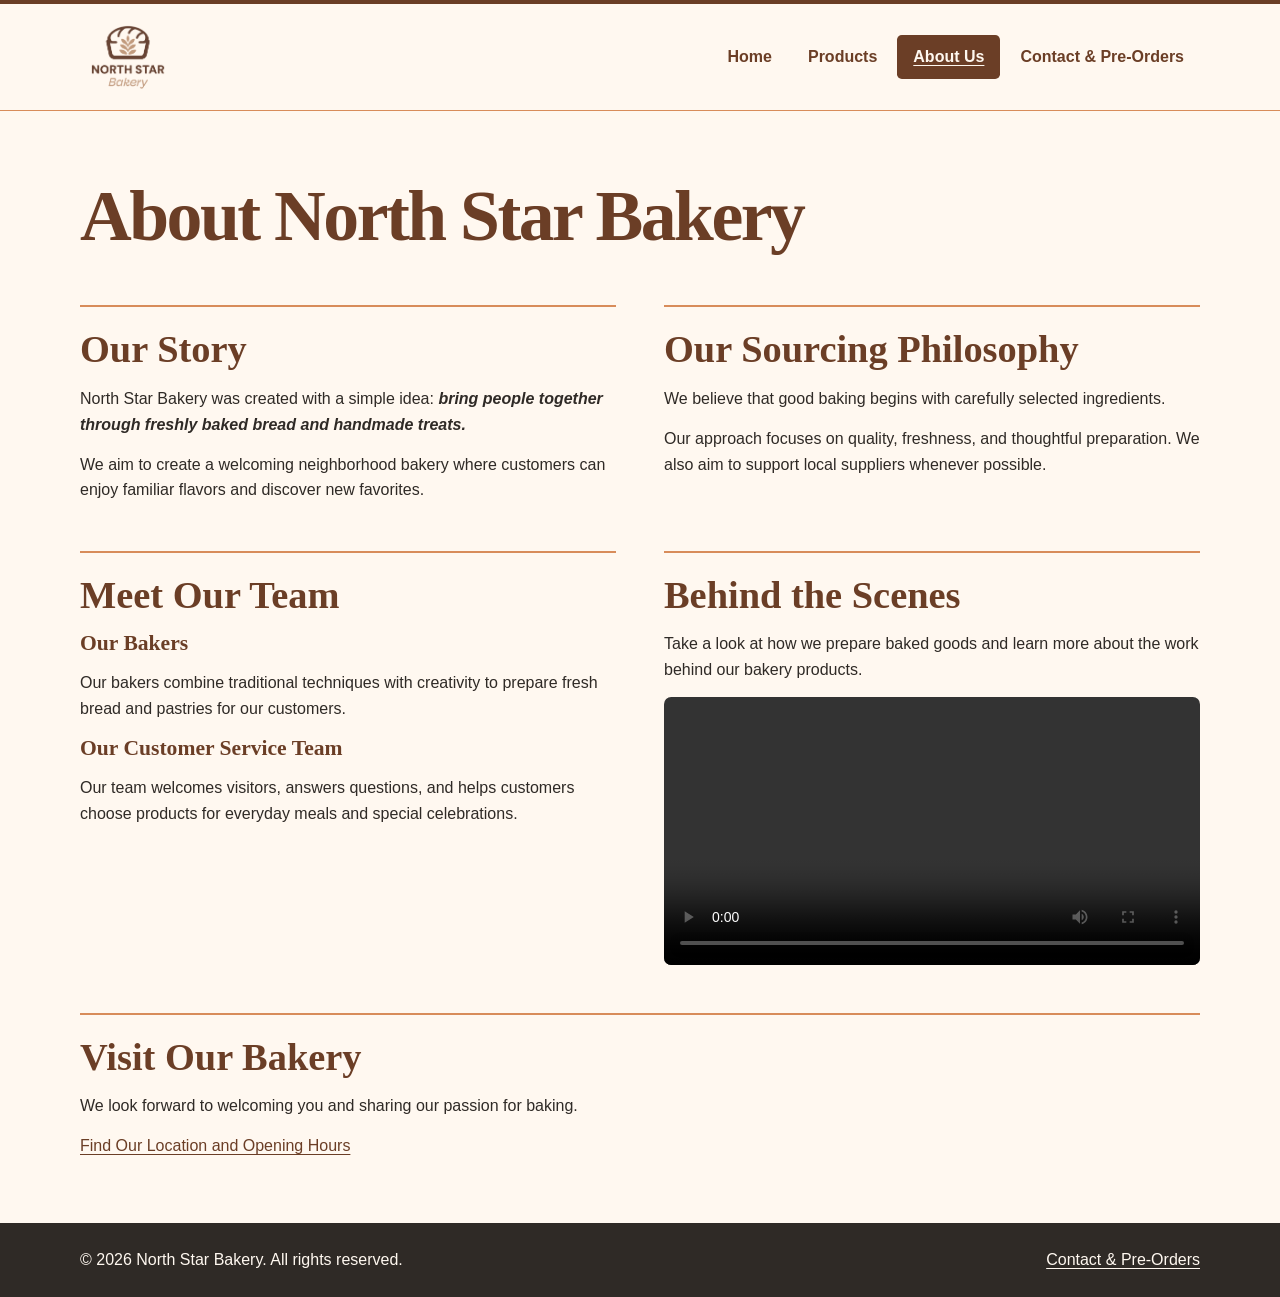
<file: about.html>
<!DOCTYPE html>
<html lang="en">
<head>
    <meta charset="UTF-8">
    <meta name="viewport" content="width=device-width, initial-scale=1">
    <link rel="stylesheet" href="css/style.css">
    <meta name="description" content="Learn about the story, baking philosophy, and people behind North Star Bakery.">
    <title>About Us | North Star Bakery</title>
</head>

<body>
    <header>
        <a href="index.html">
            <img src="images/bakery-logo_c.png"
                 alt="North Star Bakery logo"
                 width="180">
        </a>

        <nav aria-label="Main navigation">
            <ul>
                <li><a href="index.html">Home</a></li>
                <li><a href="products.html">Products</a></li>
                <li><a href="about.html" aria-current="page">About Us</a></li>
                <li><a href="contact.html">Contact & Pre-Orders</a></li>
            </ul>
        </nav>
    </header>

    <main class="columns">
        <h1>About North Star Bakery</h1>

        <section>
            <h2>Our Story</h2>
            <p>
                North Star Bakery was created with a simple
                idea: 
                <strong><em>bring people together through freshly
                baked bread and handmade treats.</em></strong>
            </p>

            <p>
                We aim to create a welcoming neighborhood
                bakery where customers can enjoy familiar
                flavors and discover new favorites.
            </p>
        </section>

        <section>
            <h2>Our Sourcing Philosophy</h2>
            <p>
                We believe that good baking begins with
                carefully selected ingredients.
            </p>

            <p>
                Our approach focuses on quality, freshness,
                and thoughtful preparation. We also aim
                to support local suppliers whenever possible.
            </p>
        </section>

        <section>
            <h2>Meet Our Team</h2>

            <h3>Our Bakers</h3>
            <p>
                Our bakers combine traditional techniques
                with creativity to prepare fresh bread
                and pastries for our customers.
            </p>

            <h3>Our Customer Service Team</h3>
            <p>
                Our team welcomes visitors, answers questions,
                and helps customers choose products for
                everyday meals and special celebrations.
            </p>
        </section>

        <section>
            <h2>Behind the Scenes</h2>
            <p>
                Take a look at how we prepare baked goods
                and learn more about the work behind
                our bakery products.
            </p>

            <video controls width="640" preload="metadata">
                <source src="media/bakery-behind-scenes_c.mp4"
                        type="video/mp4">

                Your browser does not support video playback.
                <a href="media/bakery-behind-scenes_c.mp4">
                    Download the behind-the-scenes video.
                </a>
            </video>
        </section>

        <section class="full-width">
            <h2>Visit Our Bakery</h2>
            <p>
                We look forward to welcoming you and sharing
                our passion for baking.
            </p>

            <p>
                <a href="contact.html">
                    Find Our Location and Opening Hours
                </a>
            </p>
        </section>
    </main>

    <footer>
        <p>&copy; 2026 North Star Bakery. All rights reserved.</p>
        <p>
            <a href="contact.html">Contact & Pre-Orders</a>
        </p>
    </footer>
</body>
</html>
</file>
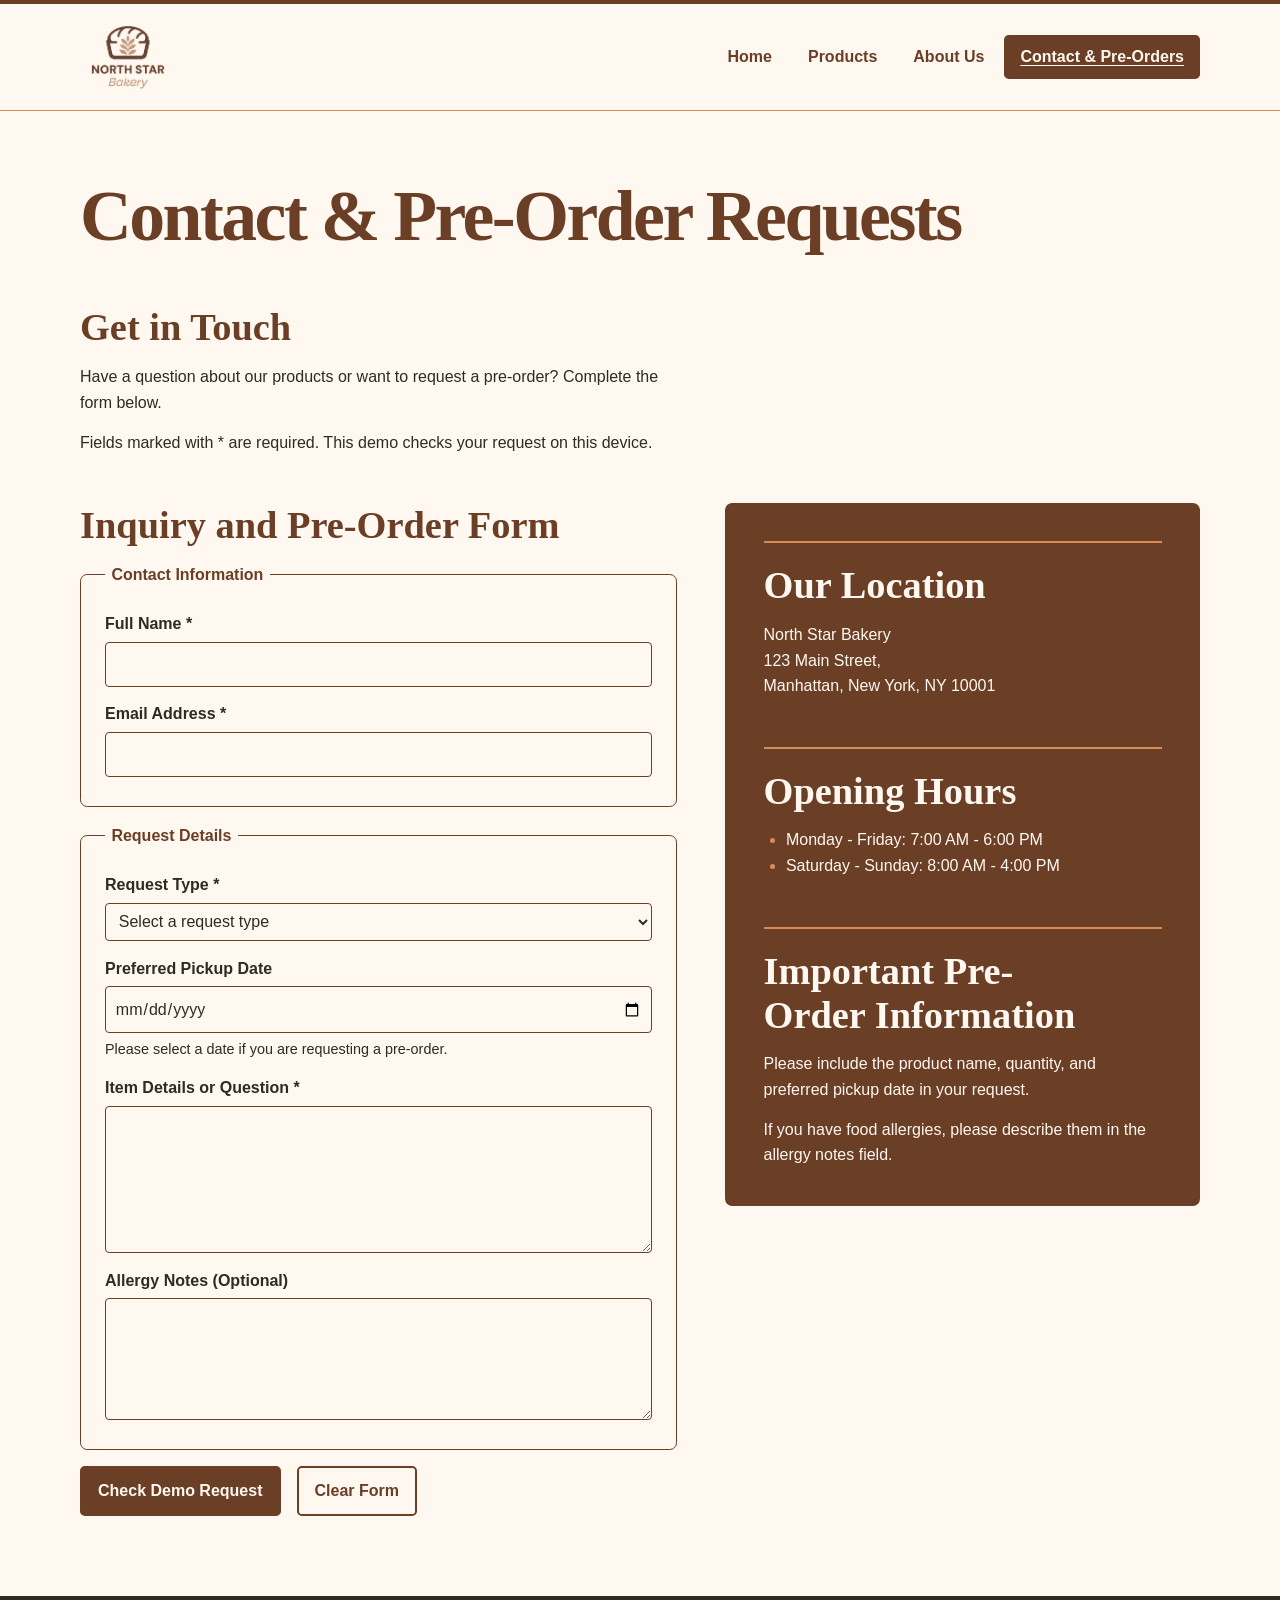
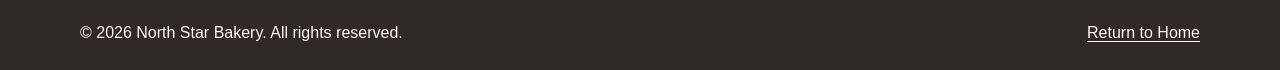
<file: contact.html>
<!DOCTYPE html>
<html lang="en">
<head>
    <meta charset="UTF-8">
    <meta name="viewport" content="width=device-width, initial-scale=1">
    <link rel="stylesheet" href="css/style.css">
    <script src="js/app.js" defer></script>
    <meta name="description" content="Contact North Star Bakery or request a bakery pre-order.">
    <title>Contact & Pre-Orders | North Star Bakery</title>
</head>

<body>
    <header>
        <a href="index.html">
            <img src="images/bakery-logo_c.png"
                 alt="North Star Bakery logo"
                 width="180">
        </a>

        <nav aria-label="Main navigation">
            <ul>
                <li><a href="index.html">Home</a></li>
                <li><a href="products.html">Products</a></li>
                <li><a href="about.html">About Us</a></li>
                <li><a href="contact.html" aria-current="page">Contact & Pre-Orders</a></li>
            </ul>
        </nav>
    </header>

    <main>
        <h1>Contact & Pre-Order Requests</h1>

        <section>
            <h2>Get in Touch</h2>
            <p>
                Have a question about our products or
                want to request a pre-order?
                Complete the form below.
            </p>
            <p>Fields marked with * are required. This demo checks your request on this device.</p>
        </section>

        <div class="contact-layout">
            <section>
                <h2>Inquiry and Pre-Order Form</h2>

                <form action="#" method="post">

                    <fieldset>
                        <legend>Contact Information</legend>

                        <p>
                            <label for="full-name">Full Name *</label>
                            <input type="text"
                                   id="full-name"
                                   name="full_name"
                                   autocomplete="name"
                                   required>
                        </p>

                        <p>
                            <label for="email">Email Address *</label>
                            <input type="email"
                                   id="email"
                                   name="email"
                                   autocomplete="email"
                                   required>
                        </p>
                    </fieldset>

                    <fieldset>
                        <legend>Request Details</legend>

                        <p>
                            <label for="request-type">
                                Request Type *
                            </label>

                            <select id="request-type"
                                    name="request_type"
                                    required>
                                <option value="">
                                    Select a request type
                                </option>
                                <option value="pre-order">
                                    Pre-Order
                                </option>
                                <option value="general-question">
                                    General Question
                                </option>
                            </select>
                        </p>

                        <p>
                            <label for="pickup-date">
                                Preferred Pickup Date
                            </label>

                            <input type="date"
                                   id="pickup-date"
                                   name="pickup_date"
                                   aria-describedby="pickup-help">

                            <small id="pickup-help">
                                Please select a date if you
                                are requesting a pre-order.
                            </small>
                        </p>

                        <p>
                            <label for="item-details">
                                Item Details or Question *
                            </label>

                            <textarea id="item-details"
                                      name="item_details"
                                      rows="5"
                                      minlength="10"
                                      required></textarea>
                        </p>

                        <p>
                            <label for="allergy-notes">
                                Allergy Notes (Optional)
                            </label>

                            <textarea id="allergy-notes"
                                      name="allergy_notes"
                                      rows="4"></textarea>
                        </p>
                    </fieldset>

                    <p>
                        <button type="submit" disabled>
                            Check Demo Request
                        </button>
                        <button type="reset">
                            Clear Form
                        </button>
                    </p>
                    <noscript>Enable JavaScript to check this demo request.</noscript>
                    <div id="form-status" role="status"></div>
                </form>
            </section>

            <div class="visit-details">
                <section>
                    <h2>Our Location</h2>

                    <address>
                        North Star Bakery<br>
                        123 Main Street, <br>
                        Manhattan, New York, NY 10001
                    </address>
                </section>

                <section>
                    <h2>Opening Hours</h2>
                    <ul>
                        <li>Monday - Friday: 7:00 AM - 6:00 PM</li>
                        <li>Saturday - Sunday: 8:00 AM - 4:00 PM</li>
                    </ul>
                </section>

                <section>
                    <h2>Important Pre-Order Information</h2>
                    <p>
                        Please include the product name, quantity,
                        and preferred pickup date in your request.
                    </p>
                    <p>
                        If you have food allergies, please describe
                        them in the allergy notes field.
                    </p>
                </section>
            </div>
        </div>
    </main>

    <footer>
        <p>&copy; 2026 North Star Bakery. All rights reserved.</p>
        <p>
            <a href="index.html">Return to Home</a>
        </p>
    </footer>
</body>
</html>
</file>
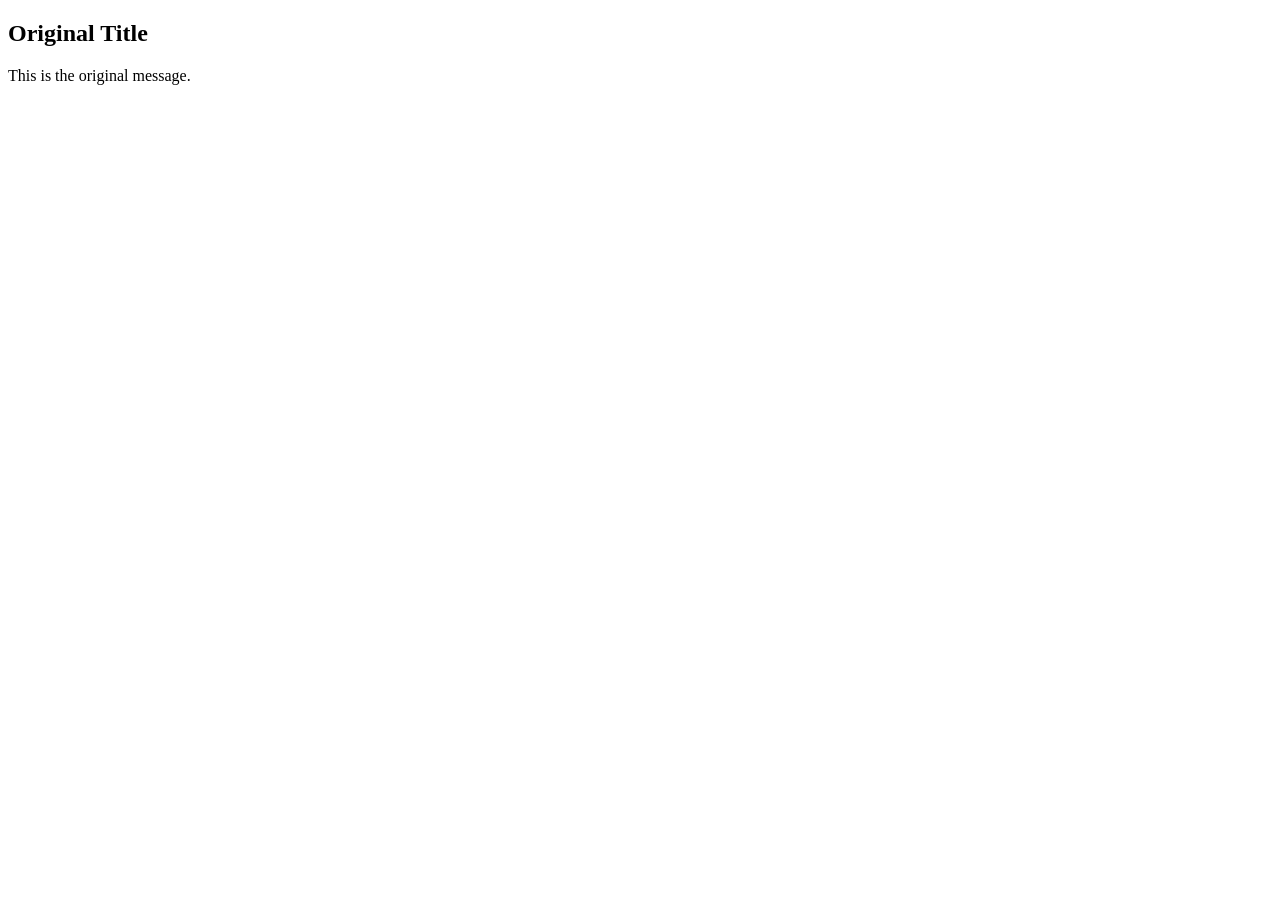
<file: content-practice.html>
<!DOCTYPE html>
<html lang="en">

<head>


    <meta charset="UTF-8">

    <title>Content Practice</title>

</head>

<body>


    <h2 id="title">Original Title</h2>

    <p id="message">This is the original message.</p>

    <script src="js/scripts.js"></script>


</body>

</html>
</file>
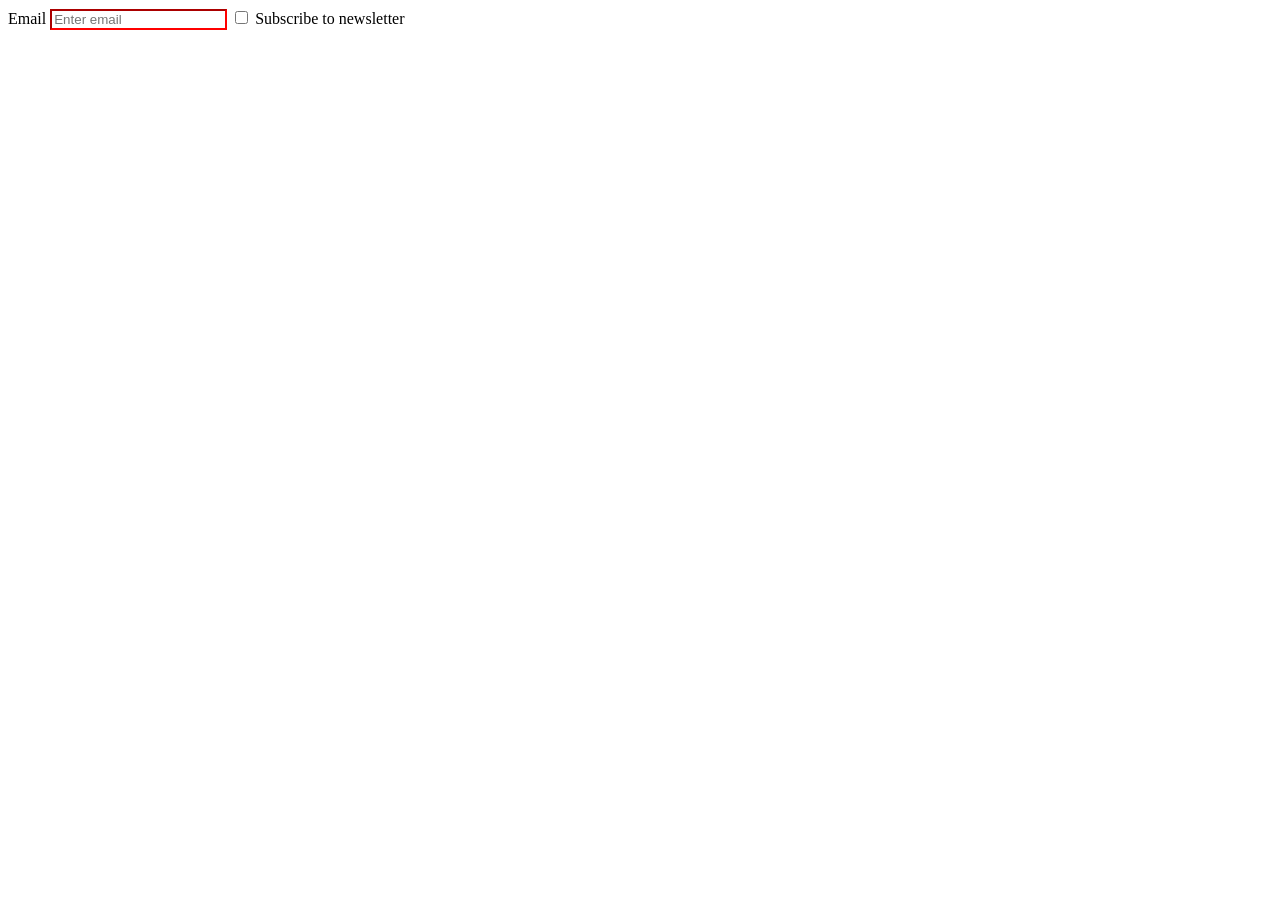
<file: lesson_demo.html>
<!DOCTYPE html>
<html lang="en">

<head>
    <meta charset="UTF-8">
    <title>Lesson Demo</title>
    <link rel="stylesheet" href="css/lesson_demo_style.css">
</head>

<body>
    <section class="practice-area">
        
        <form class="practice-form">
            <label for="email">Email</label>
            <input type="email" id="email" placeholder="Enter email" required>
            <label>
                <input type="checkbox">
                Subscribe to newsletter
            </label>

        </form>
    </section>

</body>

</html>
</file>
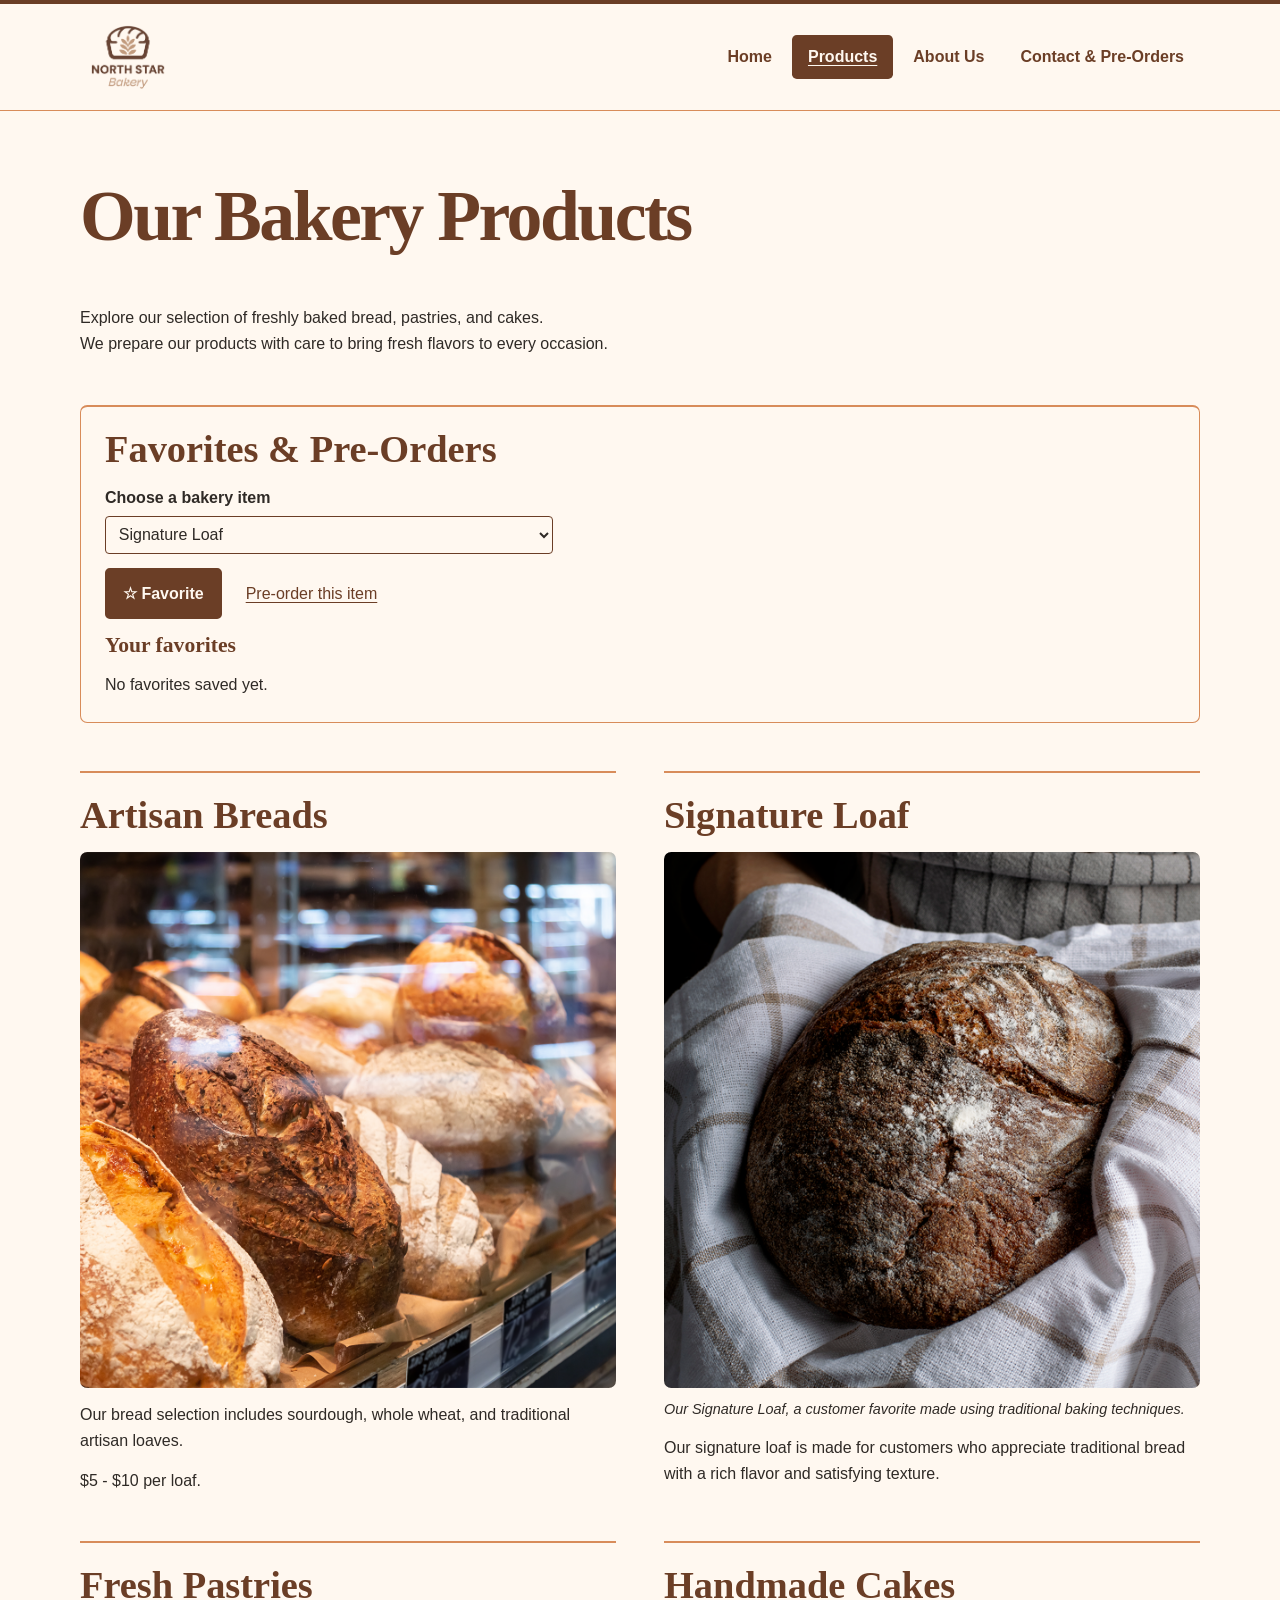
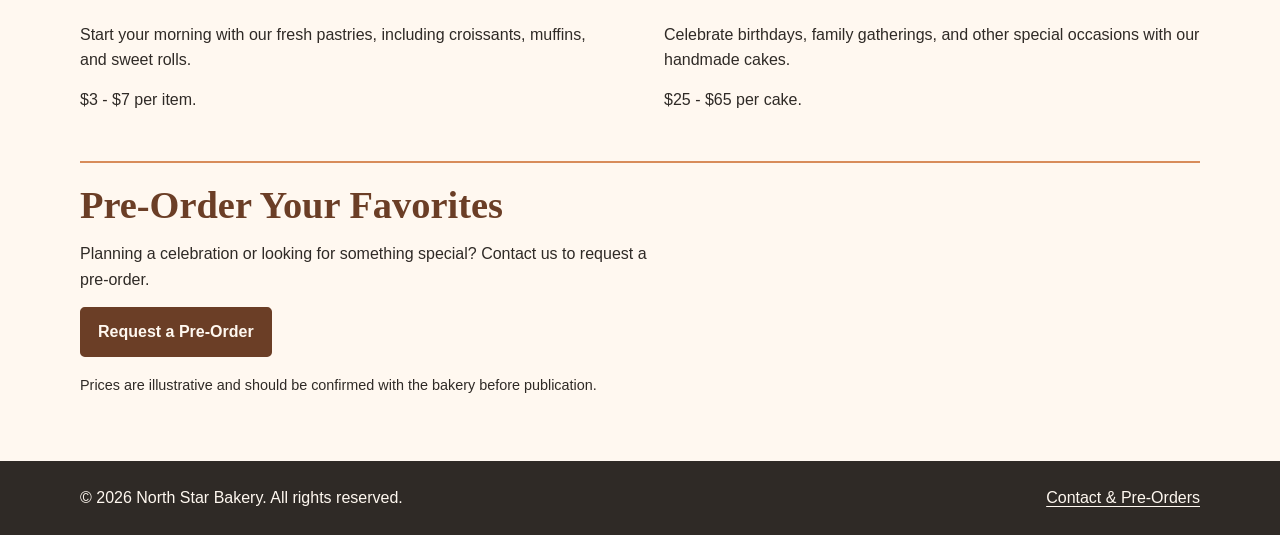
<file: products.html>
<!DOCTYPE html>
<html lang="en">
<head>
    <meta charset="UTF-8">
    <meta name="viewport" content="width=device-width, initial-scale=1">
    <link rel="stylesheet" href="css/style.css">
    <script src="js/app.js" defer></script>
    <meta name="description" content="Explore fresh bread, pastries, and handmade cakes at North Star Bakery.">
    <title>Products | North Star Bakery</title>
</head>

<body>
    <header>
        <a href="index.html">
            <img src="images/bakery-logo_c.png"
                 alt="North Star Bakery logo"
                 width="180">
        </a>

        <nav aria-label="Main navigation">
            <ul>
                <li><a href="index.html">Home</a></li>
                <li><a href="products.html" aria-current="page">Products</a></li>
                <li><a href="about.html">About Us</a></li>
                <li><a href="contact.html">Contact & Pre-Orders</a></li>
            </ul>
        </nav>
    </header>

    <main class="columns">
        <h1>Our Bakery Products</h1>

        <p>
            Explore our selection of freshly baked bread,
            pastries, and cakes. <br/>
            We prepare our products
            with care to bring fresh flavors to every occasion.
        </p>

        <section id="bakery-assistant" class="full-width assistant" hidden>
            <h2>Favorites &amp; Pre-Orders</h2>
            <label for="product-choice">Choose a bakery item</label>
            <select id="product-choice"></select>
            <div class="assistant-actions">
                <button id="favorite-toggle" type="button"></button>
                <a id="product-order" href="contact.html">Pre-order this item</a>
            </div>
            <h3>Your favorites</h3>
            <div id="favorite-list" aria-live="polite" aria-atomic="true"></div>
            <small id="storage-status" role="status"></small>
        </section>

        <section>
            <h2>Artisan Breads</h2>

            <img src="images/bakery-bread_c.png"
                 alt="Selection of freshly baked artisan bread"
                 width="600">

            <p>
                Our bread selection includes sourdough,
                whole wheat, and traditional artisan loaves.
            </p>

            <p>$5 - $10 per loaf.</p>
        </section>

        <section>
            <h2>Signature Loaf</h2>

            <figure>
                <img src="images/bakery-signature-loaf_c.png"
                     alt="North Star Bakery's signature artisan loaf"
                     width="600">

                <figcaption>
                    Our Signature Loaf, a customer favorite
                    made using traditional baking techniques.
                </figcaption>
            </figure>

            <p>
                Our signature loaf is made for customers
                who appreciate traditional bread with
                a rich flavor and satisfying texture.
            </p>
        </section>

        <section>
            <h2>Fresh Pastries</h2>
            <p>
                Start your morning with our fresh pastries,
                including croissants, muffins, and sweet rolls.
            </p>

            <p>$3 - $7 per item.</p>
        </section>

        <section>
            <h2>Handmade Cakes</h2>
            <p>
                Celebrate birthdays, family gatherings,
                and other special occasions with our
                handmade cakes.
            </p>

            <p>$25 - $65 per cake.</p>
        </section>

        <section class="full-width">
            <h2>Pre-Order Your Favorites</h2>
            <p>
                Planning a celebration or looking for
                something special? Contact us to request
                a pre-order.
            </p>

            <p>
                <a class="button-link" href="contact.html">Request a Pre-Order</a>
            </p>

            <p>
                <small>
                    Prices are illustrative and should be
                    confirmed with the bakery before publication.
                </small>
            </p>
        </section>
    </main>

    <footer>
        <p>&copy; 2026 North Star Bakery. All rights reserved.</p>
        <p>
            <a href="contact.html">Contact & Pre-Orders</a>
        </p>
    </footer>
</body>
</html>
</file>
<file: css/style.css>
:root {
    --cream: #fff8f0;
    --brown: #6b3e26;
    --peach: #d88c5a;
    --charcoal: #2f2a26;
    --gutter: clamp(1rem, 4vw, 3rem);
    --page-inset: max(var(--gutter), calc((100% - 70rem) / 2));
    --gap: clamp(1.5rem, 4vw, 3rem);
}

*, *::before, *::after {
    box-sizing: border-box;
}

body {
    margin: 0;
    background: var(--cream);
    color: var(--charcoal);
    font-family: Arial, sans-serif;
    line-height: 1.6;
}

header, footer, main {
    padding-inline: var(--page-inset);
}

header, footer, nav ul, .columns, .welcome, .feature, .contact-layout {
    display: flex;
    flex-direction: column;
}

header {
    align-items: center;
    gap: 0.75rem;
    padding-block: 0.75rem;
    border-block-start: 0.3rem solid var(--brown);
    border-block-end: 1px solid var(--peach);
}

header img {
    width: 6rem;
    mix-blend-mode: multiply;
}

nav {
    width: 100%;
}

nav ul {
    flex-direction: row;
    flex-wrap: wrap;
    gap: 0.25rem;
    margin: 0;
    padding: 0;
    list-style: none;
}

nav li {
    flex: 1 1 45%;
}

a {
    color: var(--brown);
    text-underline-offset: 0.2em;
}

a:hover {
    text-decoration-thickness: 0.15em;
}

nav a {
    display: flex;
    align-items: center;
    justify-content: center;
    min-height: 2.75rem;
    height: 100%;
    padding: 0.4rem 0.25rem;
    border-radius: 0.3rem;
    font-weight: 600;
    text-align: center;
    text-decoration: none;
}

nav a:hover, nav a[aria-current="page"] {
    background: var(--brown);
    color: var(--cream);
}

nav a[aria-current="page"] {
    text-decoration: underline;
}

:focus-visible {
    outline: 3px solid var(--brown);
    outline-offset: 3px;
}

main {
    padding-block: clamp(2rem, 5vw, 4.5rem);
}

main > * + *, .visit-details > section + section {
    margin-block-start: var(--gap);
}

h1, h2, h3 {
    margin: 0;
    color: var(--brown);
    font-family: Georgia, serif;
    line-height: 1.15;
    text-wrap: balance;
}

h1 {
    font-size: clamp(2.5rem, 5.6vw, 4.75rem);
    letter-spacing: -0.035em;
}

h2 {
    font-size: clamp(1.65rem, 3vw, 2.4rem);
}

h3 {
    font-size: 1.35rem;
}

p, figure, ul {
    margin: 0;
}

p {
    max-width: 65ch;
}

ul {
    padding-inline-start: 1.4em;
}

section > * + *, .feature > div > * + *, fieldset > p + p {
    margin-block-start: 0.9rem;
}

img, picture, video, audio {
    display: block;
    max-width: 100%;
}

img, video {
    height: auto;
}

main img, video {
    border-radius: 0.45rem;
}

figcaption, small {
    font-size: 0.9rem;
}

figcaption {
    margin-block-start: 0.65rem;
    font-style: italic;
}

.columns, .contact-layout, .welcome, .feature {
    gap: var(--gap);
}

.columns > *, .welcome > *, .feature > *, .contact-layout > * {
    min-width: 0;
    margin-block-start: 0;
}

.columns > section, .visit-details > section {
    border-top: 2px solid var(--peach);
    padding-block-start: 1.25rem;
}

.welcome section {
    margin-block-start: 1.25rem;
}

.welcome h2 {
    font-size: clamp(1.35rem, 2.3vw, 1.8rem);
    font-weight: normal;
}

.specialties, .visit-details {
    padding: clamp(1.25rem, 3vw, 2.5rem);
    background: var(--brown);
    border-radius: 0.45rem;
    color: var(--cream);
}

.specialties h2, .visit-details h2 {
    color: var(--cream);
}

.specialties li::marker, .visit-details li::marker {
    color: var(--peach);
}

.button-link, button {
    display: inline-block;
    border: 2px solid var(--brown);
    border-radius: 0.3rem;
    padding: 0.65rem 1rem;
    background: var(--brown);
    color: var(--cream);
    font: inherit;
    font-weight: bold;
    text-decoration: none;
    cursor: pointer;
}

button[type="reset"] {
    background: var(--cream);
    color: var(--brown);
}

.button-link:hover, button:hover {
    background: var(--peach);
    color: var(--charcoal);
}

form, form > p {
    display: flex;
    gap: 1rem;
}

form {
    flex-direction: column;
}

form > p {
    flex-wrap: wrap;
}

fieldset {
    min-width: 0;
    margin: 0;
    border: 1px solid var(--brown);
    border-radius: 0.45rem;
    padding: clamp(0.85rem, 2vw, 1.5rem);
}

legend, label {
    font-weight: bold;
}

legend {
    padding-inline: 0.4rem;
    color: var(--brown);
}

label, fieldset small {
    display: block;
}

input, select, textarea {
    display: block;
    width: 100%;
    min-width: 0;
    margin-block: 0.3rem;
    padding: 0.55rem;
    border: 1px solid var(--brown);
    border-radius: 0.25rem;
    background: var(--cream);
    color: var(--charcoal);
    font: inherit;
}

textarea {
    resize: vertical;
}

address {
    font-style: normal;
}

footer {
    gap: 0.75rem;
    background: var(--charcoal);
    color: var(--cream);
    padding-block: 1.5rem;
}

footer a {
    color: var(--cream);
}

footer :focus-visible {
    outline-color: var(--peach);
}

@media (min-width: 48rem) {
    header, footer, .welcome, .feature, .contact-layout {
        flex-direction: row;
        justify-content: space-between;
        align-items: center;
    }

    nav {
        width: auto;
    }

    nav li {
        flex: 0 1 auto;
    }

    nav a {
        padding-inline: 1rem;
    }

    .welcome > div, .feature > div {
        flex: 1;
    }

    .welcome > img, .feature > picture {
        width: 51%;
    }

    .specialties ul {
        display: flex;
        flex-wrap: wrap;
        column-gap: 2rem;
        row-gap: 0.5rem;
    }

    .columns {
        flex-flow: row wrap;
    }

    .columns > section {
        flex: 1 1 calc((100% - var(--gap)) / 2);
    }

    .columns > h1, .columns > p, .columns > .full-width {
        flex-basis: 100%;
    }

    .contact-layout {
        align-items: flex-start;
    }

    .contact-layout > section {
        flex: 3;
    }

    .visit-details {
        flex: 2;
    }
}

.assistant {
    padding: 1.5rem;
    border: 1px solid var(--peach);
    border-radius: 0.45rem;
}

.assistant select {
    max-width: 28rem;
}

.assistant-actions, #favorite-list ul {
    display: flex;
    align-items: center;
    flex-wrap: wrap;
    gap: 0.75rem 1.5rem;
}

.assistant-actions button[aria-pressed="true"] {
    background: var(--peach);
    color: var(--charcoal);
}

#favorite-list ul {
    padding: 0;
    list-style: none;
}

#favorite-list li {
    border-bottom: 2px solid var(--peach);
}

.field-error, #form-status {
    color: var(--brown);
    font-weight: bold;
}

[aria-invalid="true"] {
    border: 2px solid var(--brown);
    border-inline-start-width: 0.4rem;
}
</file>
<file: css/lesson_demo_style.css>
input:required {
    border-color: #3498db;
}

input:valid {
    border-color: green;
}

input:invalid {
    border-color: red;
}

input[type="checkbox"]:checked {
    outline: 2px solid #3498db;
}
</file>
